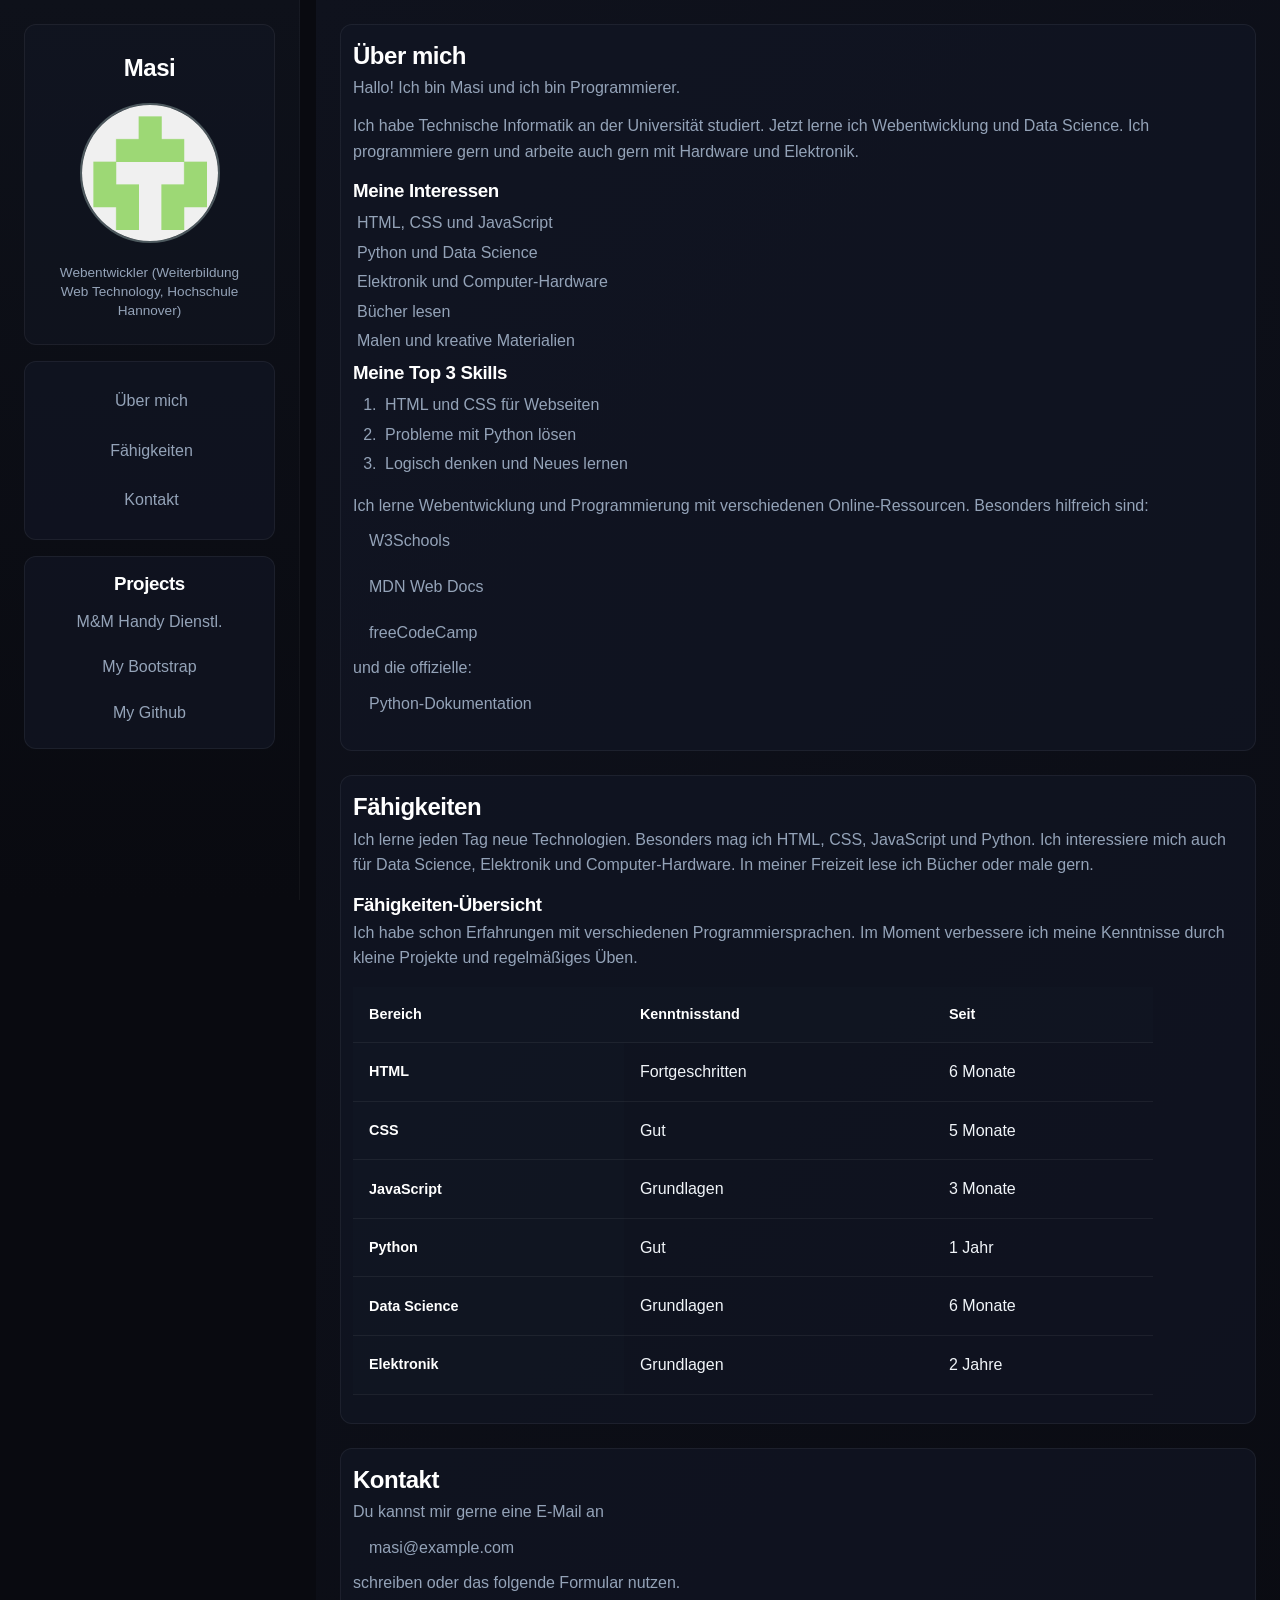
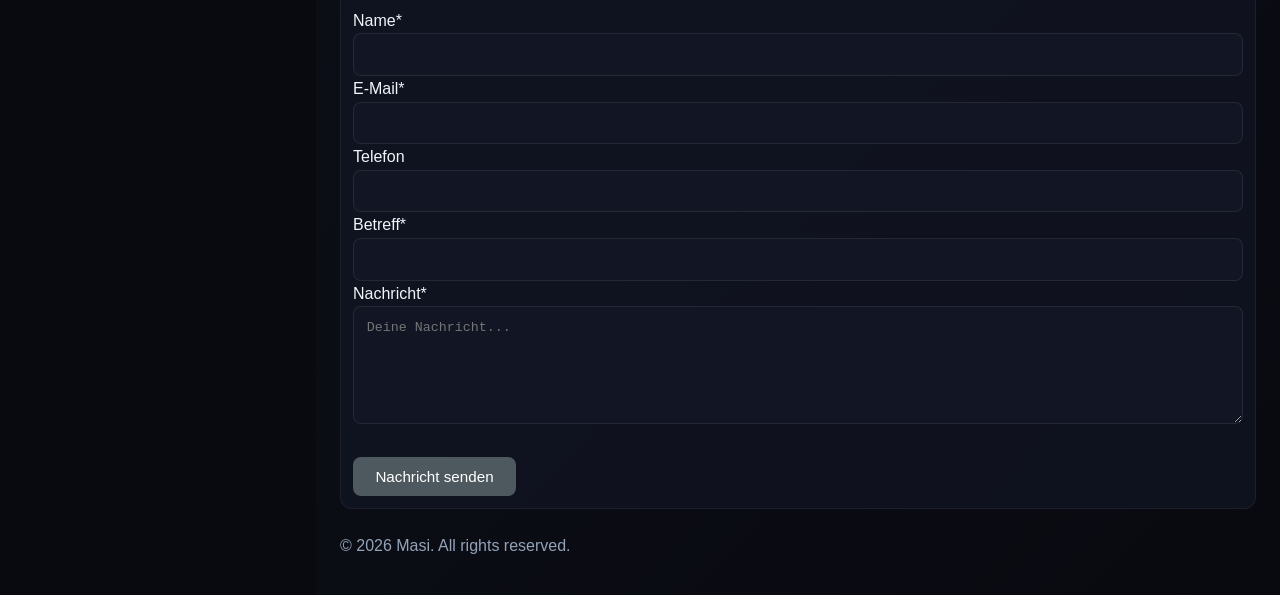
<file: index.html>
<!DOCTYPE html>
<html lang='en'>
<head>
    <meta charset='utf-8'>
    <meta name='viewport' content='width=device-width, initial-scale=1'>
    <title>Masi Profile</title>
    <link rel='stylesheet' href='css/style.css'>
</head>
<body>
    <!-- container -->
    <div class="page-layout">        
        <aside class="page-sidebar">
            <!-- Profile Header & Photo -->
            <div class="sidebar-panel profile-card">
                <h2>Masi</h2>
                <figure>
                    <img
                        class="profile-photo"
                        src="images/avatar.png" 
                        alt="Web Development" 
                        loading="lazy"
                    />
                    <figcaption>
                        Webentwickler (Weiterbildung Web Technology, Hochschule Hannover)
                    </figcaption>
                </figure>        
            </div> 

            <!-- Navigation Links -->
            <nav class="sidebar-panel navigation-card">
                <ul>
                    <li><a href="#ueber-mich">Über mich</a></li>
                    <li><a href="#faehigkeiten">Fähigkeiten</a></li>
                    <li><a href="#kontakt">Kontakt</a></li>
                </ul>
            </nav>

            <!-- Navigation Projects -->
             <nav class="sidebar-panel navigation-card">
                <h3>Projects</h3>
                <a href="https://masigity.github.io/web/startup.html" target="_blank">M&M Handy Dienstl.</a>
                <a href="https://masigity.github.io/web_bootstrap/" target="_blank">My Bootstrap</a>
                <a href="https://github.com/masigity/web" target="_blank">My Github</a>
             </nav>
        </aside>


        <!-- Right Column -->
        <main class="page-content">
            <!-- Navigation Links -->
            <div class="navigation-card">
                <section id="ueber-mich">
                    <h2>Über mich</h2>

                    <p>Hallo! Ich bin Masi und ich bin Programmierer.</p>

                    <p>
                        Ich habe Technische Informatik an der Universität studiert.
                        Jetzt lerne ich Webentwicklung und Data Science.
                        Ich programmiere gern und arbeite auch gern mit Hardware und Elektronik.
                    </p>

                    <h3>Meine Interessen</h3>
                    <ul>
                        <li>HTML, CSS und JavaScript</li>
                        <li>Python und Data Science</li>
                        <li>Elektronik und Computer-Hardware</li>
                        <li>Bücher lesen</li>
                        <li>Malen und kreative Materialien</li>
                    </ul>

                    <h3>Meine Top 3 Skills</h3>
                    <ol>
                        <li>HTML und CSS für Webseiten</li>
                        <li>Probleme mit Python lösen</li>
                        <li>Logisch denken und Neues lernen</li>
                    </ol>

                    <p>
                        Ich lerne Webentwicklung und Programmierung mit verschiedenen
                        Online-Ressourcen. Besonders hilfreich sind:
                        <a href="https://www.w3schools.com/"
                        target="_blank"
                        rel="noopener noreferrer">W3Schools</a>
                        <a href="https://developer.mozilla.org/de/docs/Web/HTML"
                        target="_blank"
                        rel="noopener noreferrer">MDN Web Docs</a>
                        <a href="https://www.freecodecamp.org/"
                        target="_blank"
                        rel="noopener noreferrer">freeCodeCamp</a>
                        und die offizielle:
                        <a href="https://docs.python.org/3/"
                        target="_blank"
                        rel="noopener noreferrer">Python-Dokumentation</a>
                    </p>
                </section>
            </div>

            <div class="navigation-card">
                <section id="faehigkeiten">
                    <h2>Fähigkeiten</h2>

                    <p>
                        Ich lerne jeden Tag neue Technologien.
                        Besonders mag ich HTML, CSS, JavaScript und Python.
                        Ich interessiere mich auch für Data Science,
                        Elektronik und Computer-Hardware.
                        In meiner Freizeit lese ich Bücher oder male gern.
                    </p>

                    <h3>Fähigkeiten-Übersicht</h3>

                    <p>
                        Ich habe schon Erfahrungen mit verschiedenen Programmiersprachen.
                        Im Moment verbessere ich meine Kenntnisse durch kleine Projekte
                        und regelmäßiges Üben.
                    </p>

                    <table>
                        <thead>
                            <tr>
                                <th scope="col">Bereich</th>
                                <th scope="col">Kenntnisstand</th>
                                <th scope="col">Seit</th>
                            </tr>
                        </thead>
                        <tbody>
                            <tr>
                                <th scope="row">HTML</th>
                                <td>Fortgeschritten</td>
                                <td>6 Monate</td>
                            </tr>
                            <tr>
                                <th scope="row">CSS</th>
                                <td>Gut</td>
                                <td>5 Monate</td>
                            </tr>
                            <tr>
                                <th scope="row">JavaScript</th>
                                <td>Grundlagen</td>
                                <td>3 Monate</td>
                            </tr>
                            <tr>
                                <th scope="row">Python</th>
                                <td>Gut</td>
                                <td>1 Jahr</td>
                            </tr>
                            <tr>
                                <th scope="row">Data Science</th>
                                <td>Grundlagen</td>
                                <td>6 Monate</td>
                            </tr>
                            <tr>
                                <th scope="row">Elektronik</th>
                                <td>Grundlagen</td>
                                <td>2 Jahre</td>
                            </tr>
                        </tbody>
                    </table>
                </section>
            </div>
             
                
            <div class="navigation-card">
                <section id="kontakt">
                    <h2>Kontakt</h2>
                    <p>
                        Du kannst mir gerne eine E-Mail an
                        <a href="mailto:masi@example.com">masi@example.com</a>
                        schreiben oder das folgende Formular nutzen.
                    </p>

                    <form action="https://example.com/post" method="post">
                        <div>
                            <label for="name">Name*</label>
                            <input type="text" id="name" name="name" required />
                        </div>

                        <div>
                            <label for="email">E-Mail*</label>
                            <input type="email" id="email" name="email" required />
                        </div>

                        <div>
                            <label for="telefon">Telefon</label>
                            <input type="tel" id="telefon" name="telefon" />
                        </div>

                        <div>
                            <label for="betreff">Betreff*</label>
                            <input type="text" id="betreff" name="betreff" required />
                        </div>

                        <div>
                            <label for="nachricht">Nachricht*</label>
                            <textarea
                            id="nachricht"
                            name="nachricht"
                            rows="6"
                            placeholder="Deine Nachricht..."
                            required
                            ></textarea>
                        </div>
                        <br>
                        <button type="submit">Nachricht senden</button>
                    </form>                    
                </section>
            </div>    


            <footer>
                <p >&copy; 2026 Masi. All rights reserved.</p>
            </footer>
        </main>        
    </div> <!-- <div class="page-layout"> -->

</body>
</html>
</file>
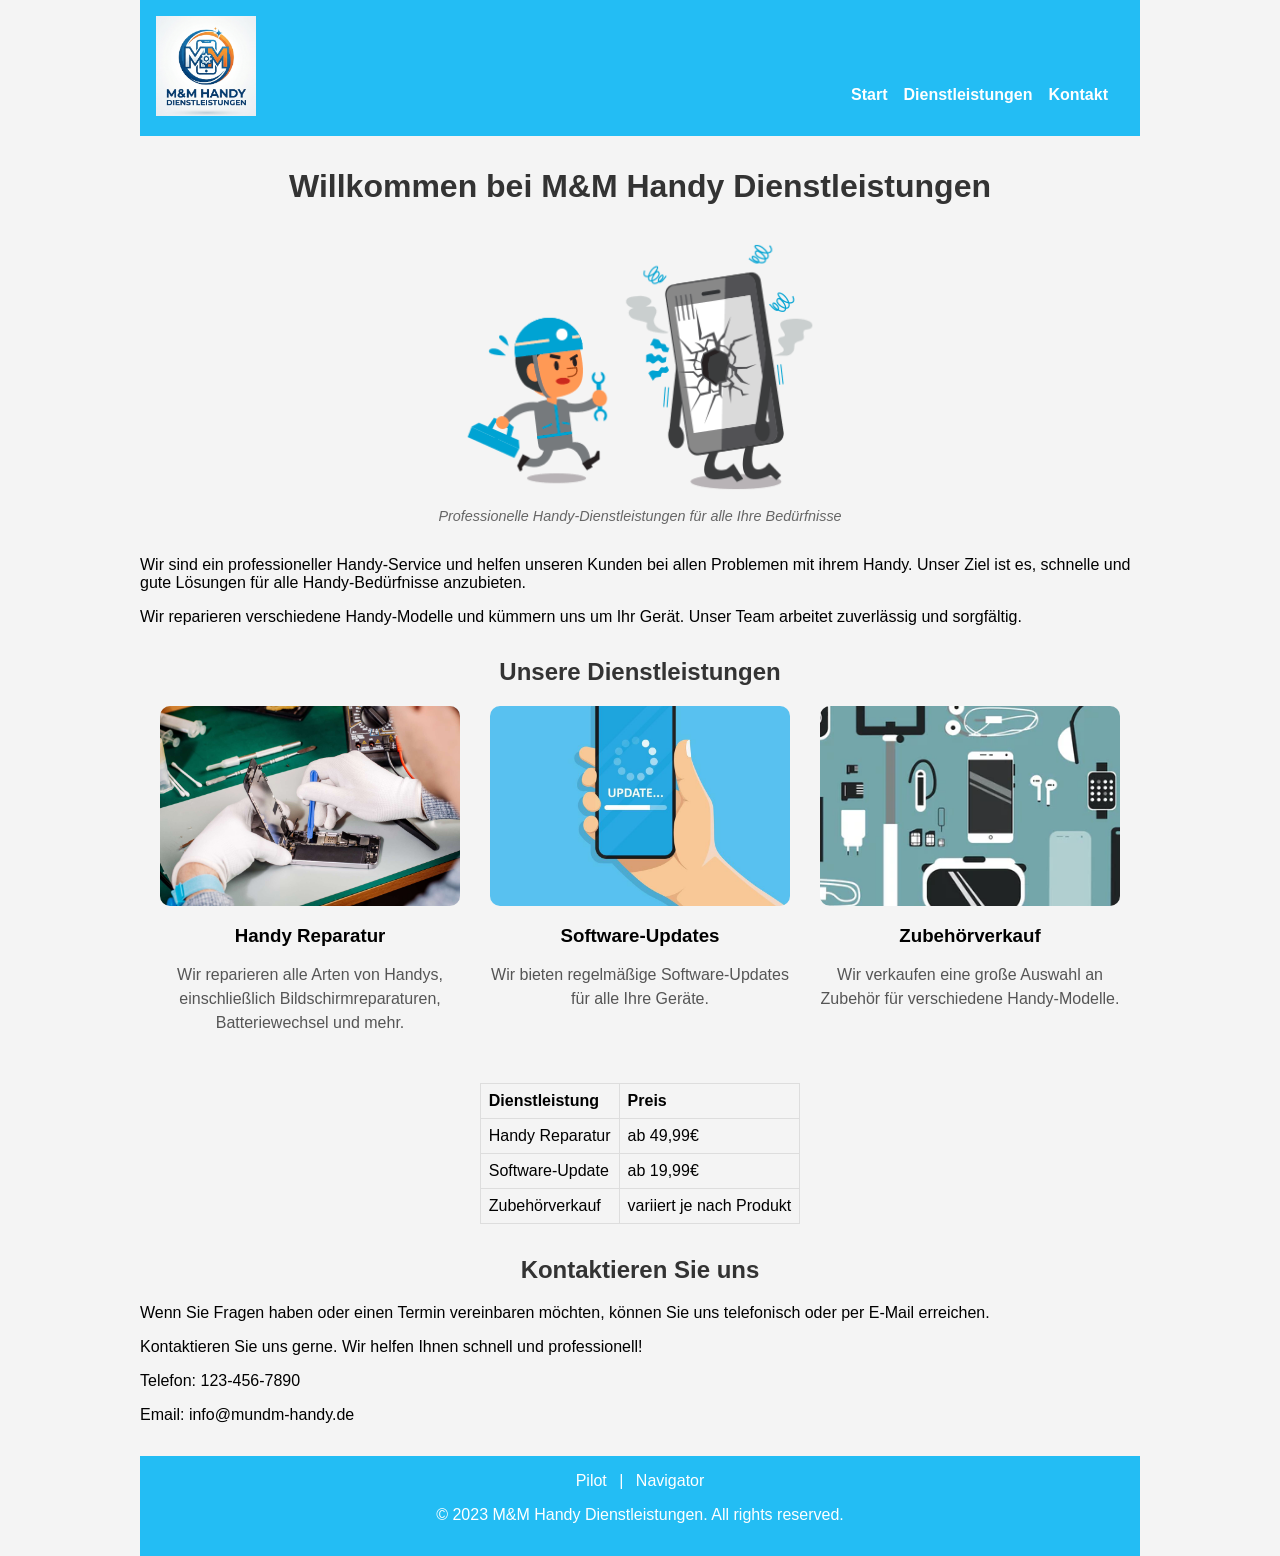
<file: startup.html>
<!DOCTYPE html>
<html lang="en">
<head>
    <meta charset="UTF-8">
    <meta name="viewport" content="width=device-width, initial-scale=1.0">
    <link rel="stylesheet" href="css/style-sturtup.css">
    <title>M&M Handy Dienstleistungen</title>    
    <link rel="icon" href="images/startup_logo.png" type="image/x-icon">
</head>
<body>
<header>

    <div class="logo">
        <img src="images/startup_logo.png" alt="M&M Handy Dienstleistungen Logo" width="100" height="100">

        
    </div>
<nav>
    <ul>
        <li><a href="#start">Start</a></li>
        <li><a href="#dienstleistungen">Dienstleistungen</a></li>
        <li><a href="#kontakt">Kontakt</a></li>
    </ul>
</nav>
</header>
<main>
    <h1 id="start">Willkommen bei M&M Handy Dienstleistungen</h1>
    <div class="hero-image">
        <figure>
            <img src="images/startup_bild.png" alt="Handy Service" width="370" height="260">        
        <figcaption>Professionelle Handy-Dienstleistungen für alle Ihre Bedürfnisse</figcaption>
        </figure>
    </div>
    <p>Wir sind ein professioneller Handy-Service und helfen unseren Kunden bei allen Problemen mit ihrem Handy. Unser Ziel ist es, schnelle und gute Lösungen für alle Handy-Bedürfnisse anzubieten.</p>
    <p>Wir reparieren verschiedene Handy-Modelle und kümmern uns um Ihr Gerät. Unser Team arbeitet zuverlässig und sorgfältig.</p>
    <section id="dienstleistungen"> 
        <h2>Unsere Dienstleistungen</h2>
        
        <div class="services">
            <div class="service-card">
                <img src="images/startup_handy-reparatur.jpg" alt="Handy Reparatur">
                <h3>Handy Reparatur</h3>
                <p>Wir reparieren alle Arten von Handys, einschließlich Bildschirmreparaturen, Batteriewechsel und mehr.</p>
            </div>

            <div class="service-card">
                <img src="images/startup_software-updates.jpg" alt="Software Updates">
                <h3>Software-Updates</h3>
                <p>Wir bieten regelmäßige Software-Updates für alle Ihre Geräte.</p>
            </div>

            <div class="service-card">
                <img src="images/startup_zubehoerverkauf.webp" alt="Zubehörverkauf">
                <h3>Zubehörverkauf</h3>
                <p>Wir verkaufen eine große Auswahl an Zubehör für verschiedene Handy-Modelle.</p>
            </div>
        </div>



        <table border="1">
            <thead>
                <tr>
                    <th>Dienstleistung</th>
                    <th>Preis</th>
                </tr>
            </thead>
            <tbody>
                <tr>
                    <td>Handy Reparatur</td>
                    <td>ab 49,99€</td>
                </tr>
                <tr>
                    <td>Software-Update</td>
                    <td>ab 19,99€</td>
                </tr>
                <tr>
                    <td>Zubehörverkauf</td>
                    <td>variiert je nach Produkt</td>
                </tr>
            </tbody>
        </table>
    </section>
    <section id="kontakt">  
        <h2>Kontaktieren Sie uns</h2>
        <p>Wenn Sie Fragen haben oder einen Termin vereinbaren möchten, können Sie uns telefonisch oder per E-Mail erreichen.</p>
        <p>Kontaktieren Sie uns gerne. Wir helfen Ihnen schnell und professionell!</p>
        <p>Telefon: 123-456-7890</p>
        <p>Email: info@mundm-handy.de</p>
</main>
<footer>
    <a href="https://masigity.github.io/web/" target="_blank">Pilot</a> | 
    <a href="https://maximklassen.github.io/intocode_weiterbildung_web/" target="_blank">Navigator</a>

    <p>&copy; 2023 M&M Handy Dienstleistungen. All rights reserved.</p>
</footer>
</body>
</html>
</file>
<file: css/style.css>
/* Reset all browser default */
* {
    margin: 0;
    padding: 0;
    box-sizing: border-box;
}

body {    
    background: #090a10;  
    color: #f1f5f9; /* Slate 100 */
    font-family: Inter, "Segoe UI", Roboto, sans-serif;
    line-height: 1.6;
    font-size: 16px;
}

/* Grid Container */
.page-layout {
    display: grid;
    grid-template-columns: 300px 1fr; 
    min-height: 100vh;
    gap: 16px; 
    background: #090a10;
}

/* Main container */
.page-sidebar {
    position: sticky;
    top: 0;
    height: 100vh;
    width: 300px; 
    box-sizing: border-box;

    display: flex;
    flex-direction: column;
    gap: 16px; 
    padding: 24px;
    
    background: linear-gradient(180deg, #0e111a 0%, #090a10 100%); 
    border-right: 1px solid rgba(255, 255, 255, 0.04);
}

/* Sidebar panel Styling */
.sidebar-panel {
    background-color: rgba(22, 26, 41, 0.4); /* glassy! */
    border: 1px solid rgba(255, 255, 255, 0.06);
    border-radius: 12px; 
    padding: 24px;
    
    display: flex;
    flex-direction: column;
    align-items: center;
    text-align: center;
    color: #ffffff;
}

/* Panel Styling */
.profile-card h2 {
    font-size: 1.5rem;
    margin-bottom: 16px;
    color: #ffffff;
}

.profile-photo {
    width: 140px;
    height: 140px;
    border-radius: 50%; 
    object-fit: cover;
    margin-bottom: 12px;
    border: 2px solid #4d595e;
}

.profile-card figcaption {
    font-size: 0.85rem;
    color: #94a3b8; /* Soft gray */
    line-height: 1.4;
}

/* Navigation card Styling */
.navigation-card {
    width: 100%;
    box-sizing: border-box;
    border: rgba(255, 255, 255, 0.06) 1px solid;
    background-color: rgba(18, 22, 36, 0.7);
    border-radius: 12px; 
    padding: 12px;
}

.navigation-card ul {
    list-style: none;
    padding: 0;
    margin: 0;
    width: 100%;
}

.navigation-card li {
    margin: 4px 0;
}

.navigation-card a {
    display: block;
    color: #94a3b8; /* for muted text */
    text-decoration: none;
    padding: 10px 16px;
    border-radius: 8px;
    transition: all 0.2s ease-in-out;
}

.navigation-card a:hover {
    background: rgba(77, 89, 94, 0.2);
    color: #ffffff; 
}

/* right-hand content Styling */
.page-content {
    background: linear-gradient(135deg, #0f121d 0%, #090a10 100%);
    padding: 24px;
    overflow-y: auto; 
    gap: 24px;
    display: flex;
    flex-direction: column;
    align-items: flex-start; /* Left-aligned content is better for reading */
}

/* Typography styles */
h1, h2, h3, h4, h5, h6 {   
    font-weight: 600;
    color: #ffffff;
    letter-spacing: -0.02em;
}

p {
    color: #94a3b8; 
    margin-bottom: 0.75rem;
}

/* Global Link Styling */
a {
    color: #94a3b8;
    text-decoration: underline;
    text-underline-offset: 4px;
    transition: color 0.2s ease, border-color 0.2s ease;
}

a:hover {
    color: #ffffff;
}

/* Buttons Styling */
button,
.btn {
    background: #4d595e;
    color: #ffffff;
    font-weight: 500;
    border: none;
    border-radius: 8px;
    padding: 0.7rem 1.4rem;
    cursor: pointer;
    transition: transform 0.1s ease, background-color 0.2s ease;
    font-size: 0.95rem;
}

button:hover,
.btn:hover {
    background: #5c6a70; 
    transform: translateY(-1px);
}

button:disabled {
    opacity: 0.4;
    cursor: not-allowed;
    transform: none;
}

/* Inputs / Forms Styling */
input,
textarea,
select {
    width: 100%;
    background: #121624;
    color: #f1f5f9;
    border: 1px solid rgba(255, 255, 255, 0.08);
    border-radius: 8px;
    padding: 0.8rem;
    transition: border-color 0.2s ease, box-shadow 0.2s ease;
}

input:focus,
textarea:focus,
select:focus {
    outline: none;
    border-color: #4d595e;
    box-shadow: 0 0 0 3px rgba(77, 89, 94, 0.25);
}

/* Tables Styling */
table {
    width: 100%;
    max-width: 800px;
    border-collapse: collapse;
    margin: 1rem 0;
}

th,
td {
    padding: 1rem;
    border-bottom: 1px solid rgba(255, 255, 255, 0.06);
    text-align: left;
}

th {
    background: rgba(18, 22, 36, 0.6);
    color: #ffffff;
    font-weight: 600;
    font-size: 0.9rem;
}

tr:hover {
    background: rgba(255, 255, 255, 0.02);
}

/* List Styling */

ul, ol {
    width: 100%;
    max-width: 800px; 
    margin-bottom: 1rem;
    padding-left: 1.75rem; 
}

ul { list-style-type: disc; }
ol { list-style-type: decimal; }

li {
    margin-bottom: 0.5rem; 
    padding-left: 0.25rem; 
    color: #94a3b8; 
}

li > ul, 
li > ol {
    margin-top: 0.5rem;
    margin-bottom: 0;
    padding-left: 1.5rem;
}

li > ul { list-style-type: circle; }
li > ul > li > ul { list-style-type: square; }

.page-content ul,
.page-content ol {
    color: #94a3b8; 
}
</file>
<file: css/style-sturtup.css>
body {
  font-family: Arial, sans-serif;
  margin: 0;
  padding: 0 2rem;
  background-color: #f4f4f4;
  max-width: 1000px;
  margin: 0 auto;

}

a:hover {
  color: #fae48a;
  text-decoration: underline;
}

header {
  background-color: #23bdf4;
  color: #fff;
  padding: 1rem;
  text-align: center;
  display: flex;
  justify-content: space-between;
  align-items: flex-end;
}

nav ul{
  background-color: #23bdf4;
  color: #fff;
  padding: 0 1rem;
  text-align: center;
  list-style-type: none;
  display: flex;
  justify-content: center;
  gap: 1rem;  
}

nav ul li a {
  color: #fff;
  text-decoration: none;
  font-weight: bold;
}
h1, h2 {
  color: #333;
  text-align: center;
  margin-top: 2rem;
}


figure {
  text-align: center;
  margin: 2rem 0;
}

figcaption {
  font-size: 0.9em;
  color: #666;
  text-align: center;
  margin-top: 0.5em;
  font-style: italic;
}

table {
  width: fit-content;
  border-collapse: collapse;
  margin: 2rem auto;
  
}
th, td {
  border: 1px solid #ddd;
  padding: 0.5rem;
  text-align: left;
}

.services {
    display: flex;
    gap: 30px;
    justify-content: center;
}

.service-card {
    width: 300px;
    text-align: center;
}

.service-card img {
    width: 100%;
    height: 200px;
    object-fit: cover;
    border-radius: 10px;
}

.service-card h3 {
    margin: 15px 0 10px;
}

.service-card p {
    color: #555;
    line-height: 1.5;
}

footer {
  background-color: #23bdf4;
  color: #fff;
  text-align: center;
  padding: 1rem;
  margin-top: 2rem;
}

footer a {
  color: #fff;
  text-decoration: none;
  margin: 0 0.5rem;
}
</file>
